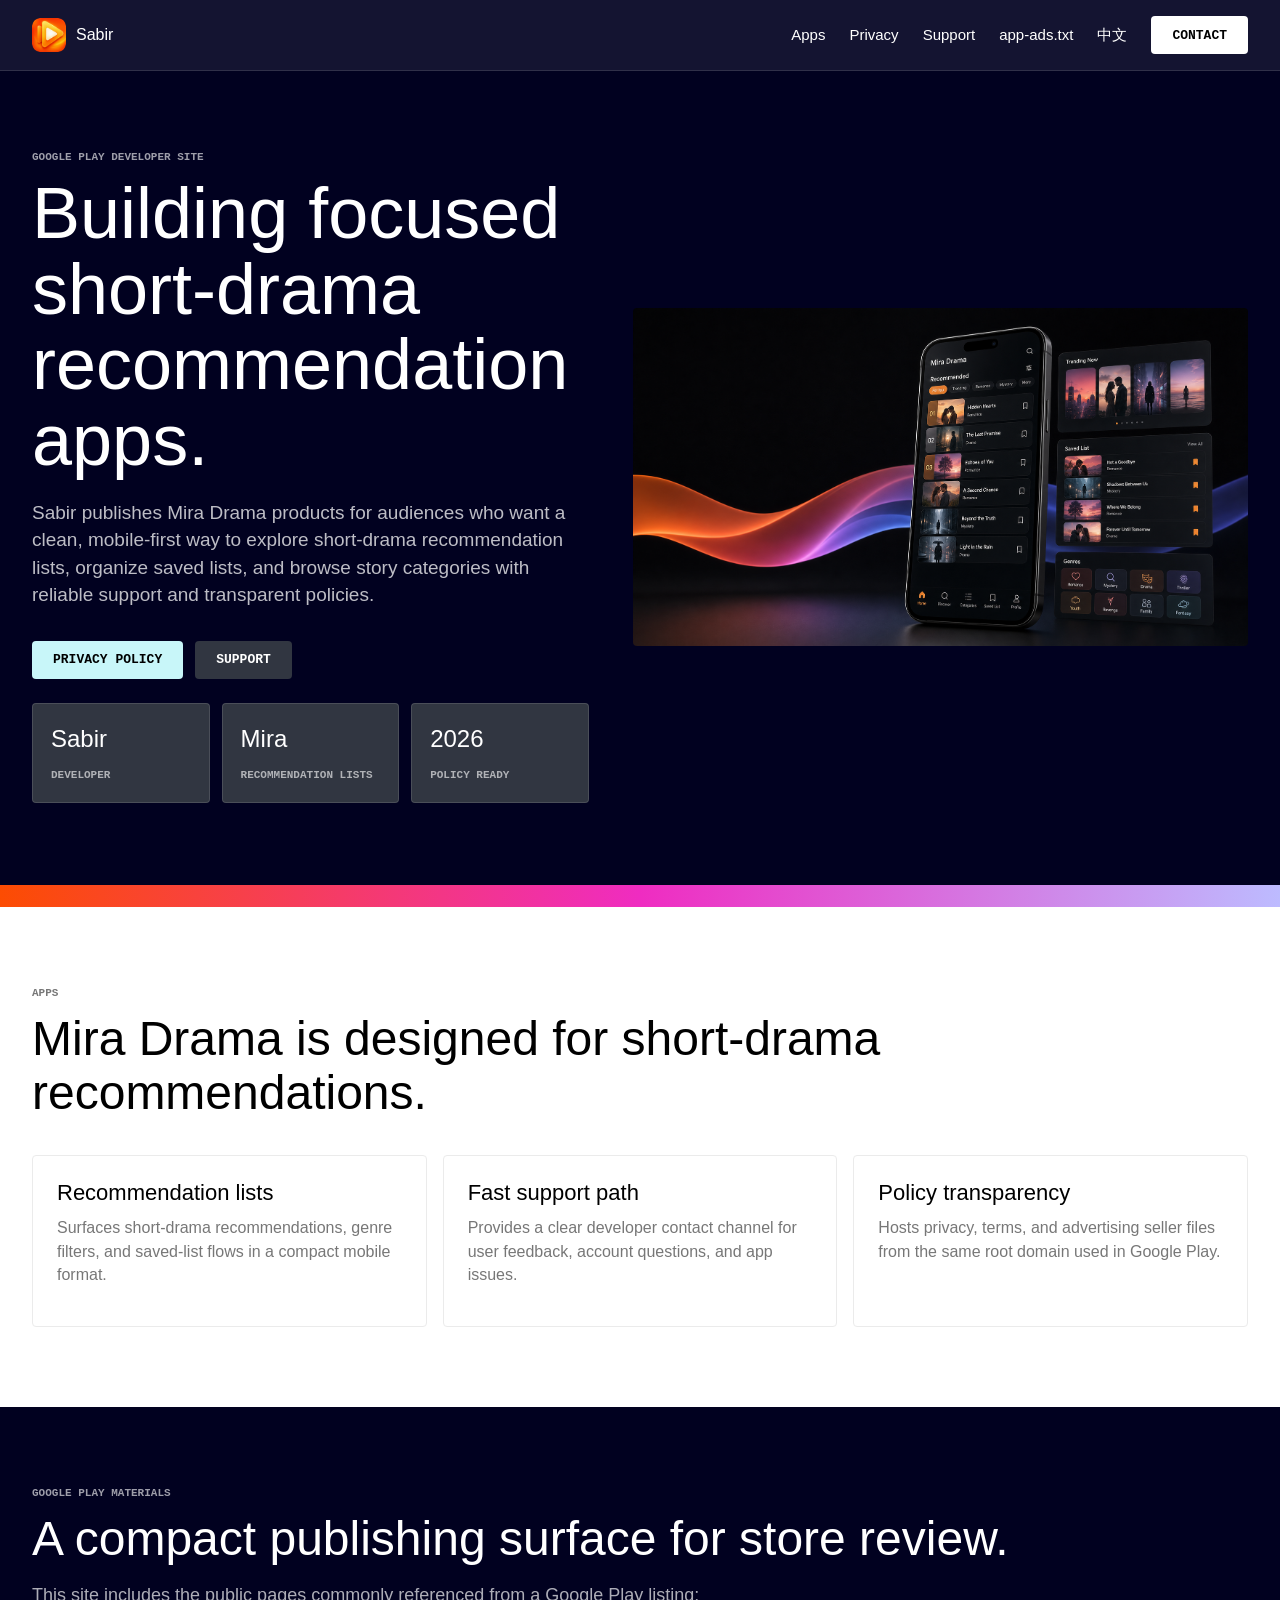
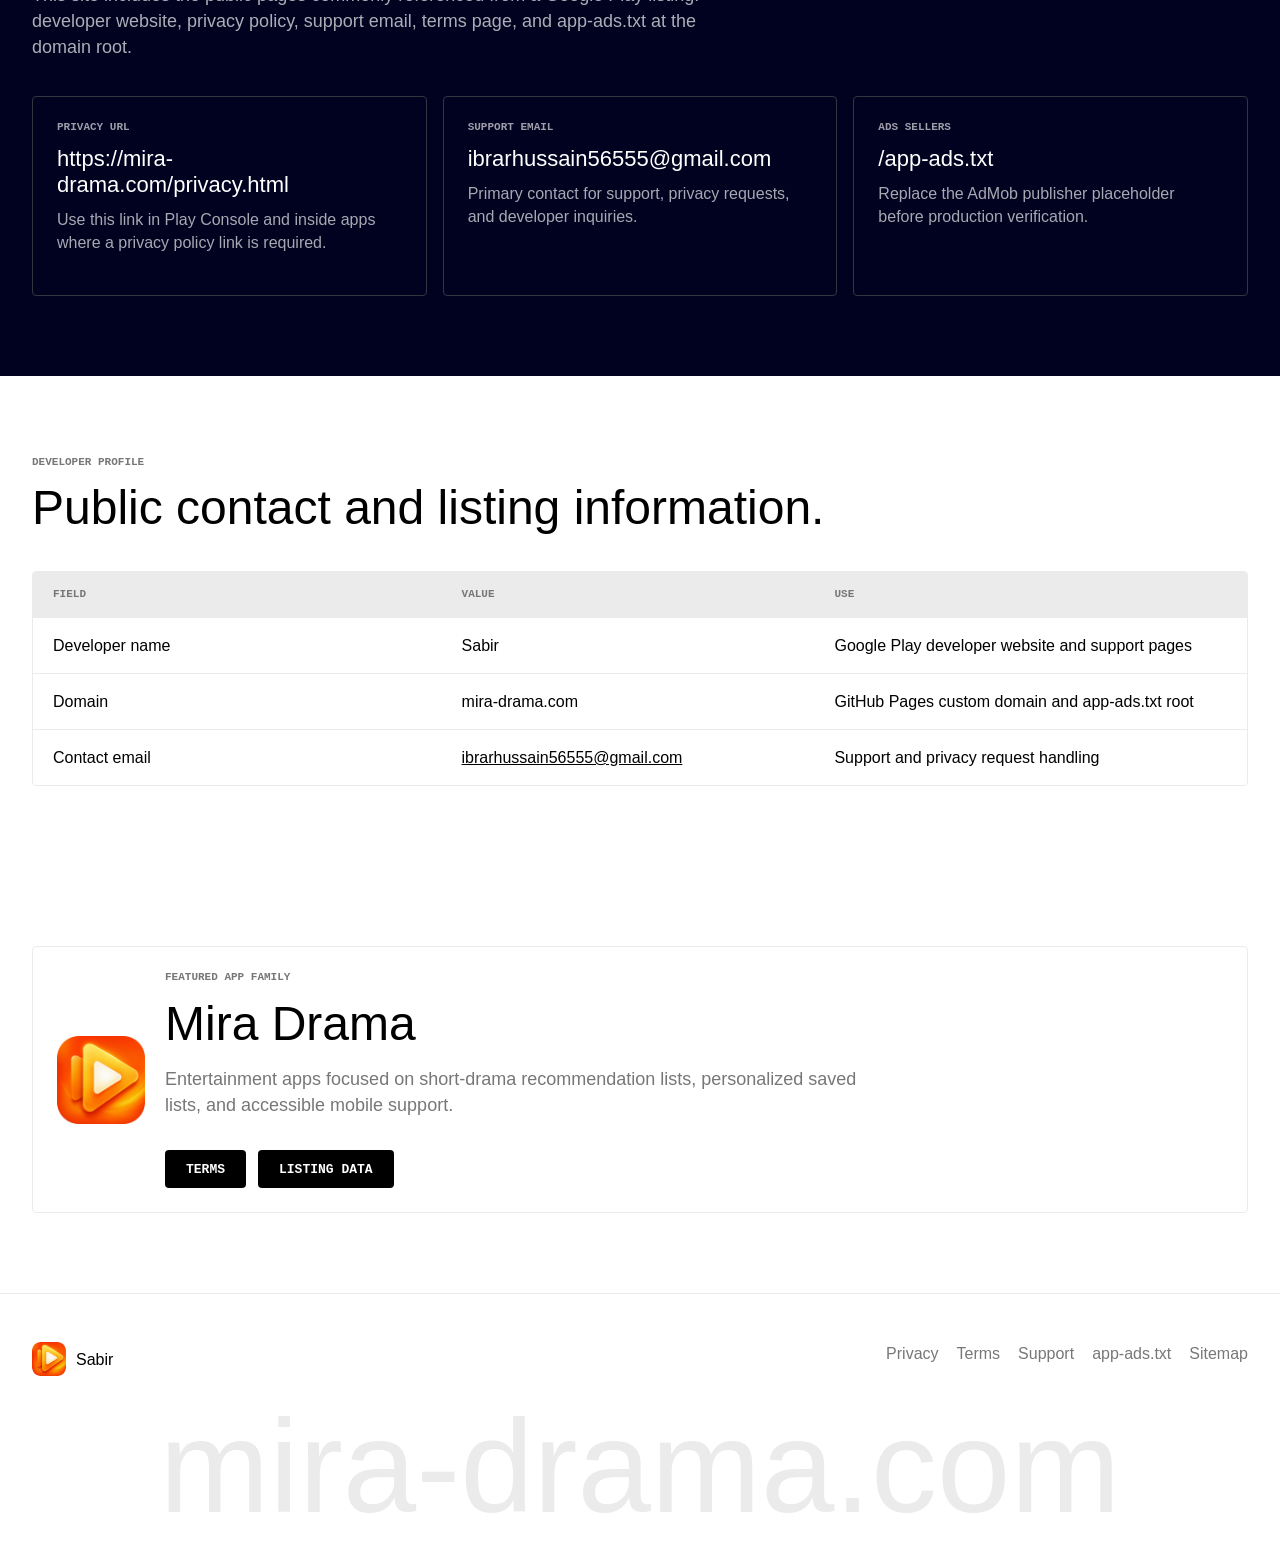
<file: index.html>
<!doctype html>
<html lang="en">
  <head>
    <meta charset="utf-8">
    <meta name="viewport" content="width=device-width, initial-scale=1">
    <meta name="description" content="Official Google Play developer website for Sabir, publisher of Mira Drama short-drama recommendation apps.">
    <meta name="theme-color" content="#010120">
    <meta property="og:title" content="Sabir | Mira Drama Developer Site">
    <meta property="og:description" content="Developer contact, privacy policy, support, and app-ads.txt information for Mira Drama recommendation apps.">
    <meta property="og:type" content="website">
    <meta property="og:url" content="https://mira-drama.com/">
    <meta property="og:image" content="https://mira-drama.com/assets/mira-drama-recommendation-hero.png">
    <title>Sabir | Mira Drama Developer Site</title>
    <link rel="canonical" href="https://mira-drama.com/">
    <link rel="icon" href="assets/icon-192.png" type="image/png">
    <link rel="manifest" href="assets/site.webmanifest">
    <link rel="stylesheet" href="styles.css">
  </head>
  <body>
    <header class="site-header" aria-label="Primary navigation">
      <a class="brand" href="index.html" aria-label="Sabir home">
        <img class="brand-icon" src="assets/icon-192.png" alt="" aria-hidden="true">
        <span>Sabir</span>
      </a>
      <nav class="nav-links" aria-label="Site">
        <a href="#apps">Apps</a>
        <a href="privacy.html">Privacy</a>
        <a href="support.html">Support</a>
        <a href="app-ads.txt">app-ads.txt</a>
        <a href="index-zh.html">中文</a>
        <a class="nav-cta" href="mailto:ibrarhussain56555@gmail.com">Contact</a>
      </nav>
    </header>

    <main>
      <section class="hero on-dark" aria-labelledby="hero-title">
        <div class="hero-inner">
          <div>
            <p class="eyebrow">Google Play developer site</p>
            <h1 id="hero-title">Building focused short-drama recommendation apps.</h1>
            <p class="lead">
              Sabir publishes Mira Drama products for audiences who want a clean,
              mobile-first way to explore short-drama recommendation lists,
              organize saved lists, and browse story categories with reliable
              support and transparent policies.
            </p>
            <div class="hero-actions">
              <a class="button mint" href="privacy.html">Privacy policy</a>
              <a class="button ghost" href="support.html">Support</a>
            </div>
            <div class="hero-meta" aria-label="Developer facts">
              <div>
                <strong>Sabir</strong>
                <span class="meta-label">Developer</span>
              </div>
              <div>
                <strong>Mira</strong>
                <span class="meta-label">Recommendation lists</span>
              </div>
              <div>
                <strong>2026</strong>
                <span class="meta-label">Policy ready</span>
              </div>
            </div>
          </div>
          <div class="hero-visual">
            <img src="assets/mira-drama-recommendation-hero.png" alt="Mira Drama app interface mockup with short-drama recommendation lists">
          </div>
        </div>
      </section>

      <section class="section" id="apps" aria-labelledby="apps-title">
        <div class="section-inner">
          <p class="eyebrow">Apps</p>
          <h2 id="apps-title">Mira Drama is designed for short-drama recommendations.</h2>
          <div class="grid three">
            <article class="card">
              <h3>Recommendation lists</h3>
              <p>Surfaces short-drama recommendations, genre filters, and saved-list flows in a compact mobile format.</p>
            </article>
            <article class="card">
              <h3>Fast support path</h3>
              <p>Provides a clear developer contact channel for user feedback, account questions, and app issues.</p>
            </article>
            <article class="card">
              <h3>Policy transparency</h3>
              <p>Hosts privacy, terms, and advertising seller files from the same root domain used in Google Play.</p>
            </article>
          </div>
        </div>
      </section>

      <section class="section dark on-dark" aria-labelledby="compliance-title">
        <div class="section-inner">
          <p class="eyebrow">Google Play materials</p>
          <h2 id="compliance-title">A compact publishing surface for store review.</h2>
          <p class="section-lead">
            This site includes the public pages commonly referenced from a Google Play
            listing: developer website, privacy policy, support email, terms page, and
            app-ads.txt at the domain root.
          </p>
          <div class="grid three">
            <article class="dark-card">
              <p class="meta-label">Privacy URL</p>
              <h3>https://mira-drama.com/privacy.html</h3>
              <p>Use this link in Play Console and inside apps where a privacy policy link is required.</p>
            </article>
            <article class="dark-card">
              <p class="meta-label">Support email</p>
              <h3>ibrarhussain56555@gmail.com</h3>
              <p>Primary contact for support, privacy requests, and developer inquiries.</p>
            </article>
            <article class="dark-card">
              <p class="meta-label">Ads sellers</p>
              <h3>/app-ads.txt</h3>
              <p>Replace the AdMob publisher placeholder before production verification.</p>
            </article>
          </div>
        </div>
      </section>

      <section class="section" aria-labelledby="details-title">
        <div class="section-inner">
          <p class="eyebrow">Developer profile</p>
          <h2 id="details-title">Public contact and listing information.</h2>
          <div class="data-table" role="table" aria-label="Developer information">
            <div class="table-row table-head" role="row">
              <p role="columnheader">Field</p>
              <p role="columnheader">Value</p>
              <p role="columnheader">Use</p>
            </div>
            <div class="table-row" role="row">
              <p role="cell">Developer name</p>
              <p role="cell">Sabir</p>
              <p role="cell">Google Play developer website and support pages</p>
            </div>
            <div class="table-row" role="row">
              <p role="cell">Domain</p>
              <p role="cell">mira-drama.com</p>
              <p role="cell">GitHub Pages custom domain and app-ads.txt root</p>
            </div>
            <div class="table-row" role="row">
              <p role="cell">Contact email</p>
              <p role="cell"><a href="mailto:ibrarhussain56555@gmail.com">ibrarhussain56555@gmail.com</a></p>
              <p role="cell">Support and privacy request handling</p>
            </div>
          </div>
        </div>
      </section>

      <section class="section" aria-labelledby="app-title">
        <div class="section-inner">
          <article class="card app-list">
            <div class="app-icon" aria-hidden="true"><img src="assets/icon-192.png" alt=""></div>
            <div>
              <p class="eyebrow">Featured app family</p>
              <h2 id="app-title">Mira Drama</h2>
              <p class="section-lead">
                Entertainment apps focused on short-drama recommendation lists,
                personalized saved lists, and accessible mobile support.
              </p>
              <div class="page-actions">
                <a class="button dark" href="terms.html">Terms</a>
                <a class="button dark" href="google-play-listing.md">Listing data</a>
              </div>
            </div>
          </article>
        </div>
      </section>
    </main>

    <footer class="site-footer">
      <div class="footer-inner">
        <a class="brand" href="index.html" aria-label="Sabir home">
          <img class="brand-icon" src="assets/icon-192.png" alt="" aria-hidden="true">
          <span>Sabir</span>
        </a>
        <div class="footer-links">
          <a href="privacy.html">Privacy</a>
          <a href="terms.html">Terms</a>
          <a href="support.html">Support</a>
          <a href="app-ads.txt">app-ads.txt</a>
          <a href="sitemap.xml">Sitemap</a>
        </div>
      </div>
      <div class="wordmark" aria-hidden="true">mira-drama.com</div>
    </footer>
  </body>
</html>
</file>
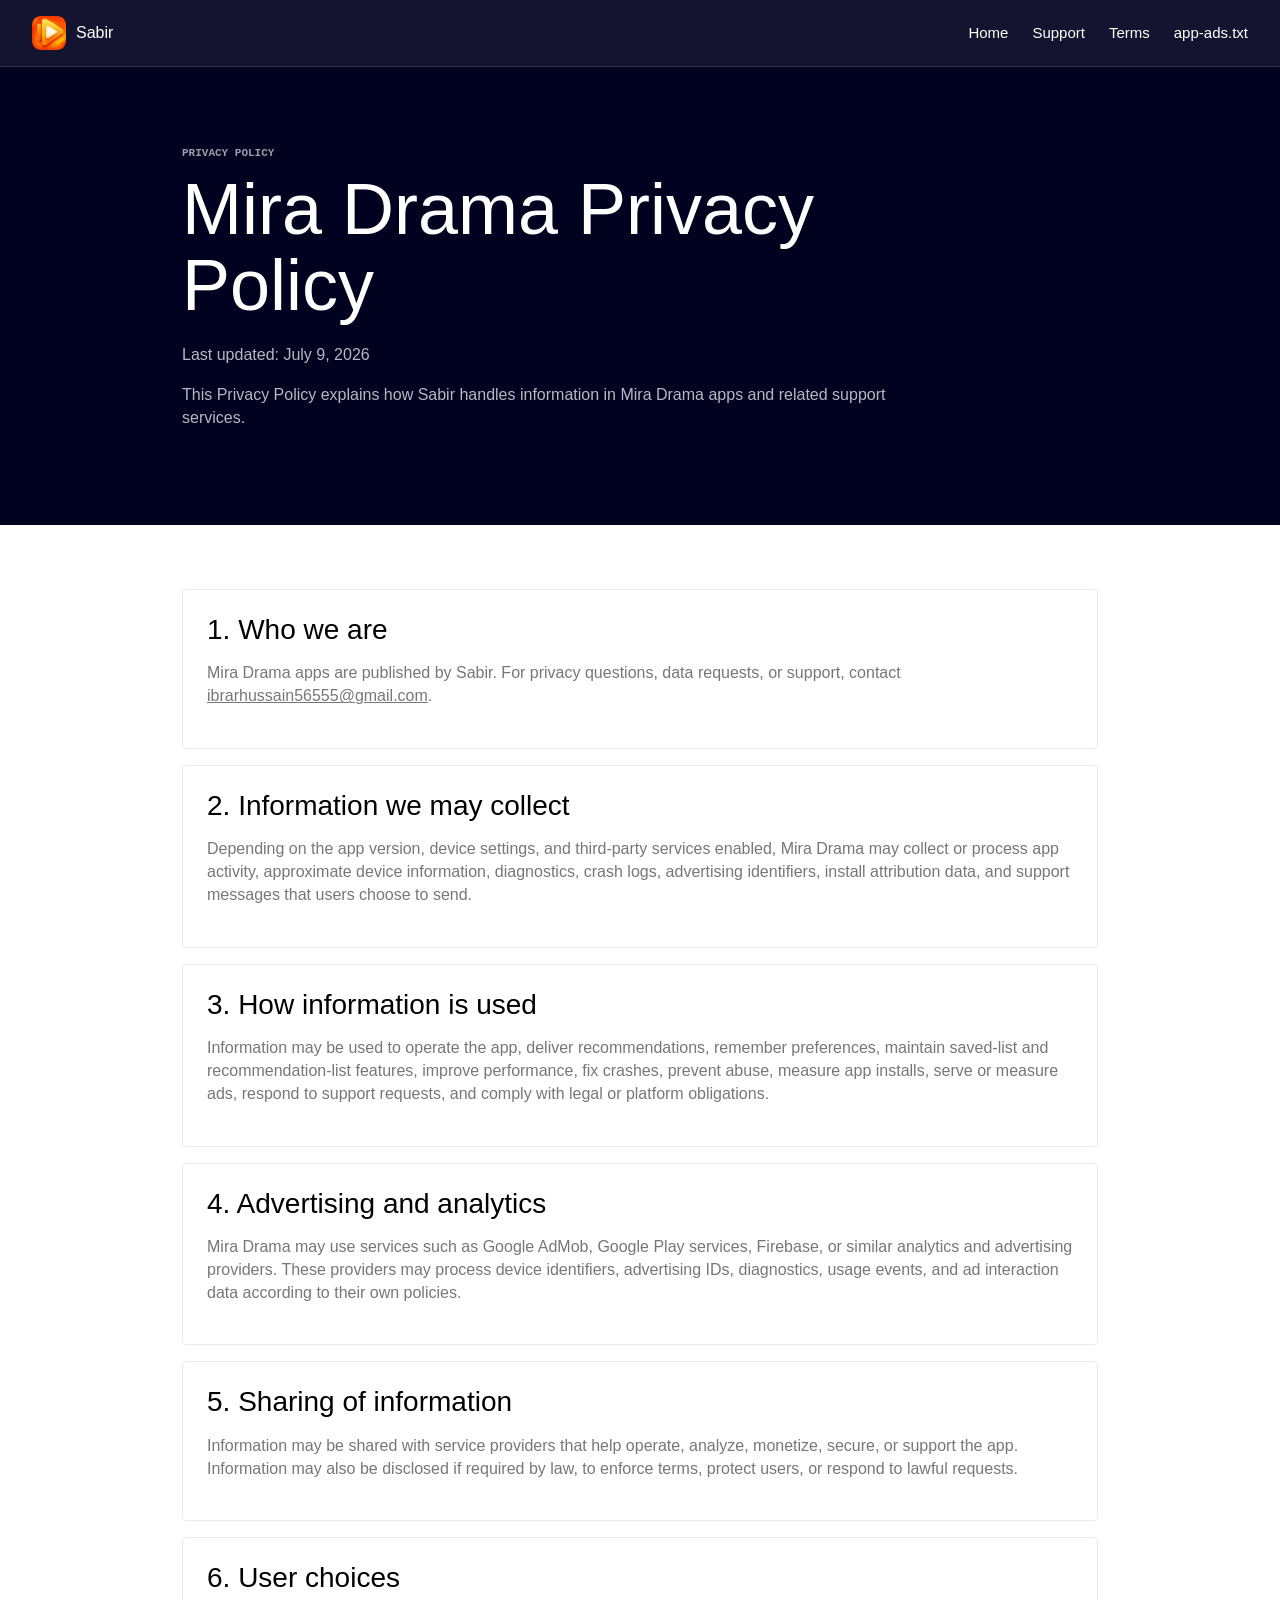
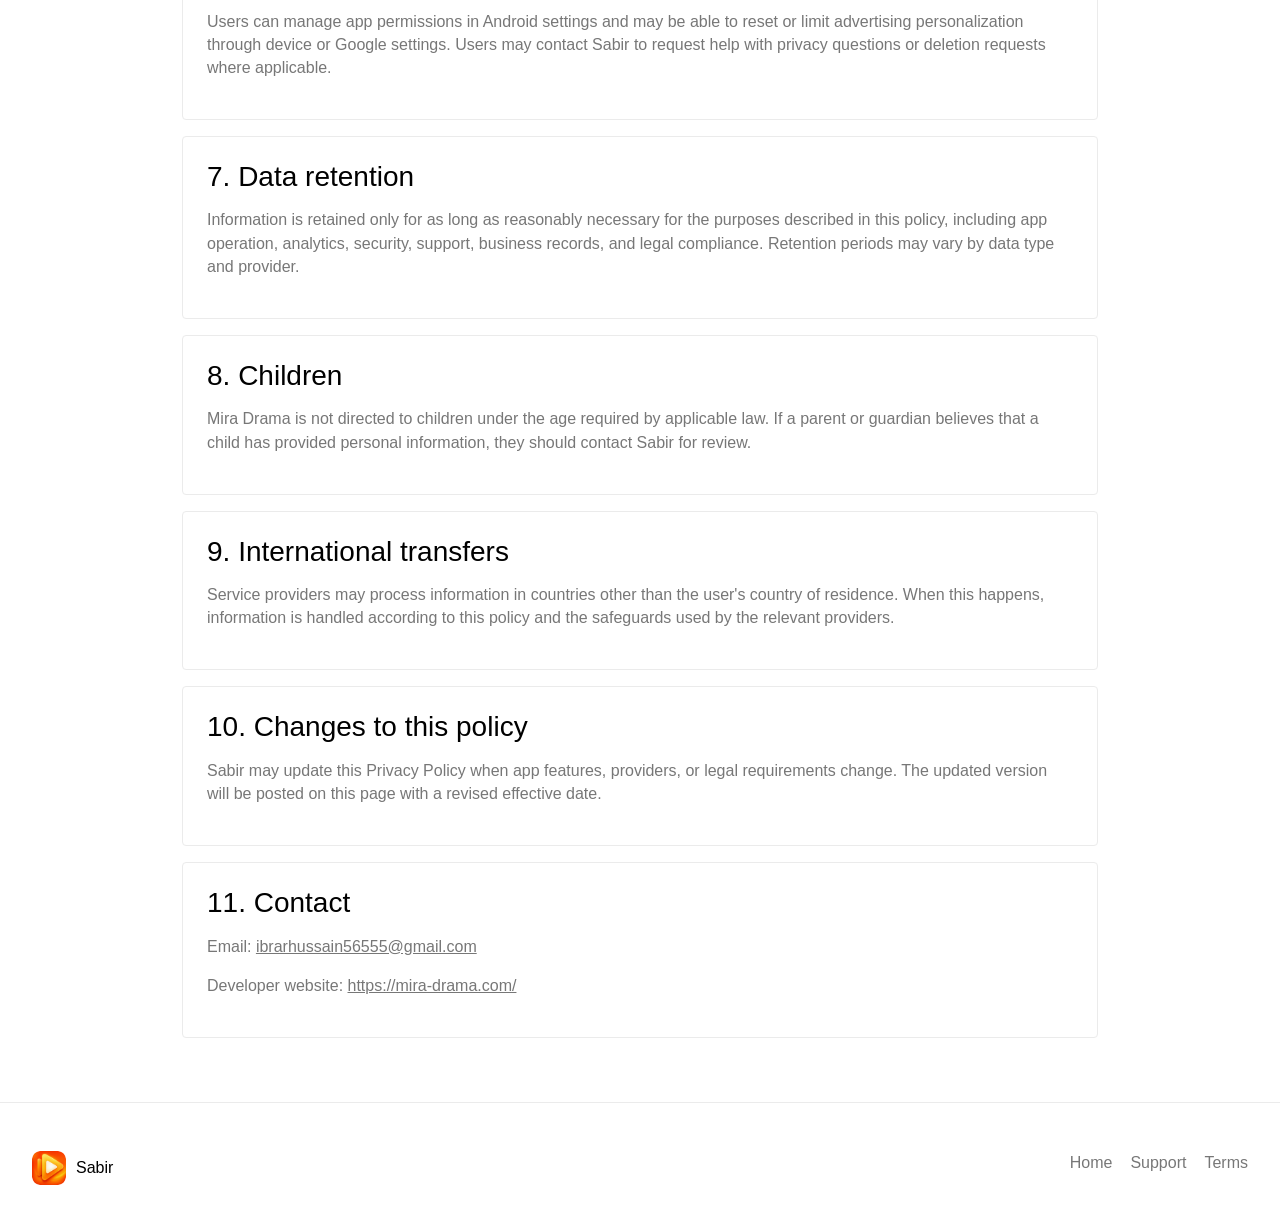
<file: privacypolicy/index.html>
<!doctype html>
<html lang="en">
  <head>
    <meta charset="utf-8">
    <meta name="viewport" content="width=device-width, initial-scale=1">
    <meta http-equiv="refresh" content="0; url=../privacy.html">
    <title>Privacy Policy | Mira Drama</title>
    <link rel="canonical" href="https://mira-drama.com/privacy.html">
  </head>
  <body>
    <p><a href="../privacy.html">Mira Drama Privacy Policy</a></p>
  </body>
</html>
</file>
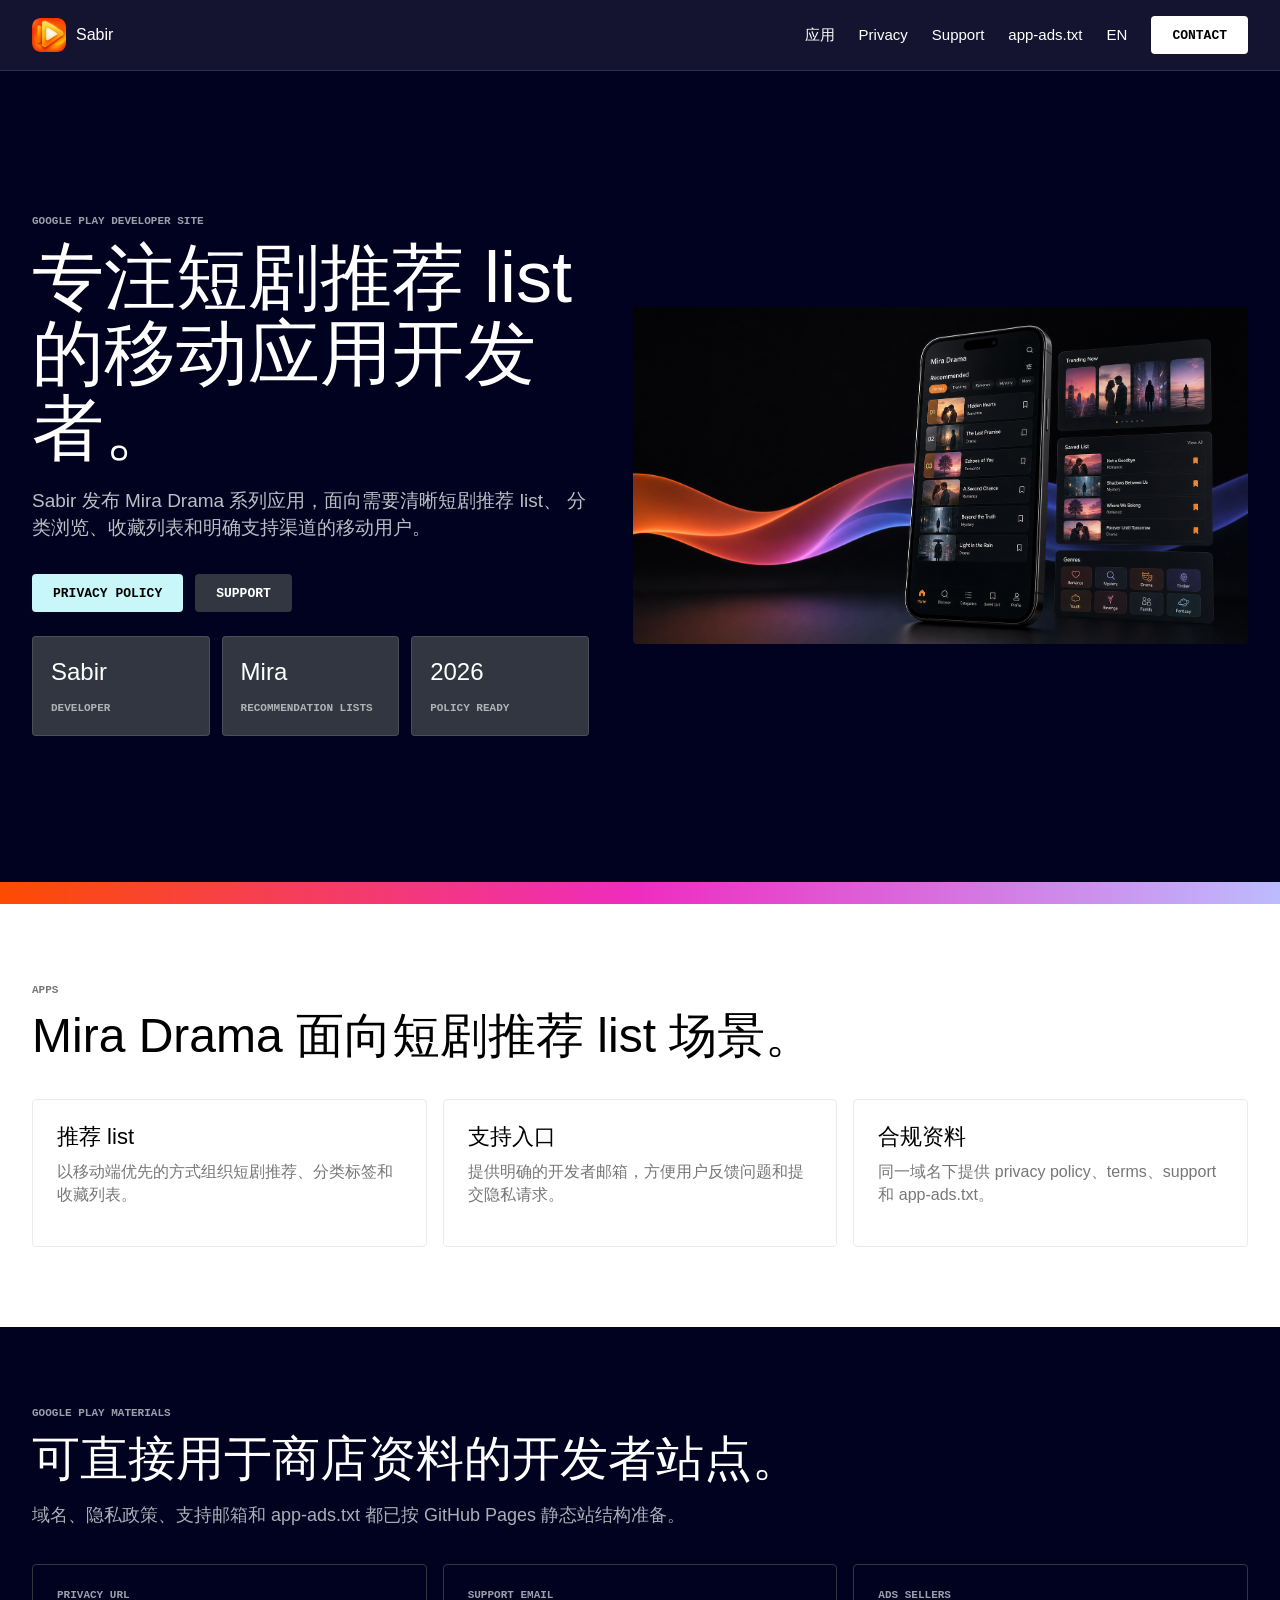
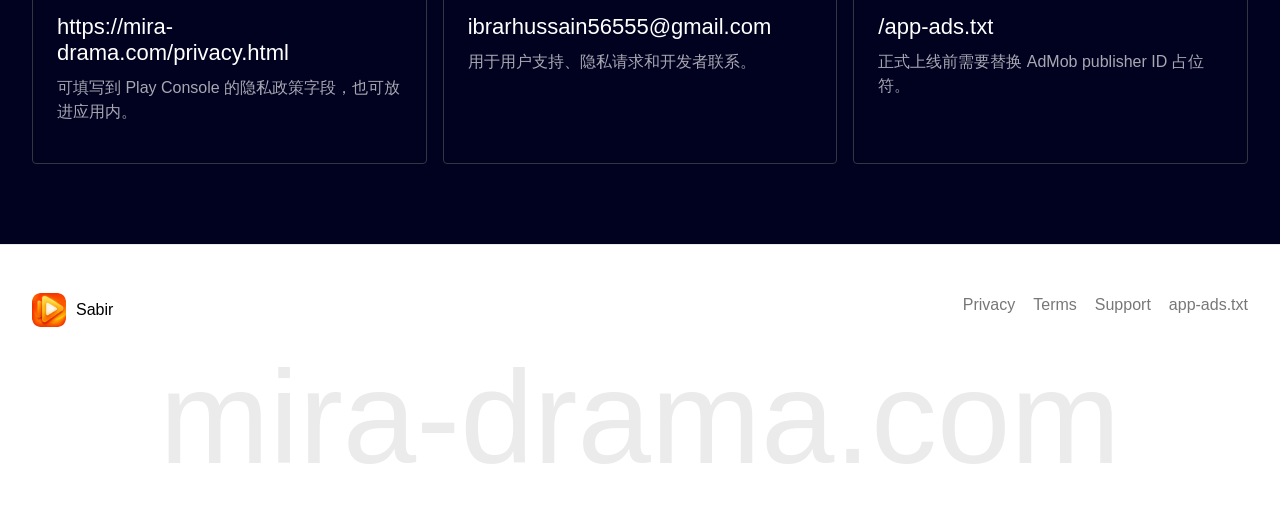
<file: index-zh.html>
<!doctype html>
<html lang="zh-CN">
  <head>
    <meta charset="utf-8">
    <meta name="viewport" content="width=device-width, initial-scale=1">
    <meta name="description" content="Sabir 的 Google Play 开发者网站，包含 Mira Drama 短剧推荐 list 应用的隐私政策、支持邮箱和 app-ads.txt。">
    <meta name="theme-color" content="#010120">
    <title>Sabir | Mira Drama 开发者网站</title>
    <link rel="canonical" href="https://mira-drama.com/index-zh.html">
    <link rel="icon" href="assets/icon-192.png" type="image/png">
    <link rel="manifest" href="assets/site.webmanifest">
    <link rel="stylesheet" href="styles.css">
  </head>
  <body>
    <header class="site-header" aria-label="主导航">
      <a class="brand" href="index-zh.html" aria-label="Sabir 首页">
        <img class="brand-icon" src="assets/icon-192.png" alt="" aria-hidden="true">
        <span>Sabir</span>
      </a>
      <nav class="nav-links" aria-label="站点">
        <a href="#apps">应用</a>
        <a href="privacy.html">Privacy</a>
        <a href="support.html">Support</a>
        <a href="app-ads.txt">app-ads.txt</a>
        <a href="index.html">EN</a>
        <a class="nav-cta" href="mailto:ibrarhussain56555@gmail.com">Contact</a>
      </nav>
    </header>

    <main>
      <section class="hero on-dark" aria-labelledby="hero-title">
        <div class="hero-inner">
          <div>
            <p class="eyebrow">Google Play developer site</p>
            <h1 id="hero-title">专注短剧推荐 list 的移动应用开发者。</h1>
            <p class="lead">
              Sabir 发布 Mira Drama 系列应用，面向需要清晰短剧推荐 list、
              分类浏览、收藏列表和明确支持渠道的移动用户。
            </p>
            <div class="hero-actions">
              <a class="button mint" href="privacy.html">Privacy policy</a>
              <a class="button ghost" href="support.html">Support</a>
            </div>
            <div class="hero-meta" aria-label="开发者信息">
              <div>
                <strong>Sabir</strong>
                <span class="meta-label">Developer</span>
              </div>
              <div>
                <strong>Mira</strong>
                <span class="meta-label">Recommendation lists</span>
              </div>
              <div>
                <strong>2026</strong>
                <span class="meta-label">Policy ready</span>
              </div>
            </div>
          </div>
          <div class="hero-visual">
            <img src="assets/mira-drama-recommendation-hero.png" alt="Mira Drama 短剧推荐 list 应用界面展示图">
          </div>
        </div>
      </section>

      <section class="section" id="apps" aria-labelledby="apps-title">
        <div class="section-inner">
          <p class="eyebrow">Apps</p>
          <h2 id="apps-title">Mira Drama 面向短剧推荐 list 场景。</h2>
          <div class="grid three">
            <article class="card">
              <h3>推荐 list</h3>
              <p>以移动端优先的方式组织短剧推荐、分类标签和收藏列表。</p>
            </article>
            <article class="card">
              <h3>支持入口</h3>
              <p>提供明确的开发者邮箱，方便用户反馈问题和提交隐私请求。</p>
            </article>
            <article class="card">
              <h3>合规资料</h3>
              <p>同一域名下提供 privacy policy、terms、support 和 app-ads.txt。</p>
            </article>
          </div>
        </div>
      </section>

      <section class="section dark on-dark" aria-labelledby="compliance-title">
        <div class="section-inner">
          <p class="eyebrow">Google Play materials</p>
          <h2 id="compliance-title">可直接用于商店资料的开发者站点。</h2>
          <p class="section-lead">
            域名、隐私政策、支持邮箱和 app-ads.txt 都已按 GitHub Pages 静态站结构准备。
          </p>
          <div class="grid three">
            <article class="dark-card">
              <p class="meta-label">Privacy URL</p>
              <h3>https://mira-drama.com/privacy.html</h3>
              <p>可填写到 Play Console 的隐私政策字段，也可放进应用内。</p>
            </article>
            <article class="dark-card">
              <p class="meta-label">Support email</p>
              <h3>ibrarhussain56555@gmail.com</h3>
              <p>用于用户支持、隐私请求和开发者联系。</p>
            </article>
            <article class="dark-card">
              <p class="meta-label">Ads sellers</p>
              <h3>/app-ads.txt</h3>
              <p>正式上线前需要替换 AdMob publisher ID 占位符。</p>
            </article>
          </div>
        </div>
      </section>
    </main>

    <footer class="site-footer">
      <div class="footer-inner">
        <a class="brand" href="index-zh.html" aria-label="Sabir 首页">
          <img class="brand-icon" src="assets/icon-192.png" alt="" aria-hidden="true">
          <span>Sabir</span>
        </a>
        <div class="footer-links">
          <a href="privacy.html">Privacy</a>
          <a href="terms.html">Terms</a>
          <a href="support.html">Support</a>
          <a href="app-ads.txt">app-ads.txt</a>
        </div>
      </div>
      <div class="wordmark" aria-hidden="true">mira-drama.com</div>
    </footer>
  </body>
</html>
</file>
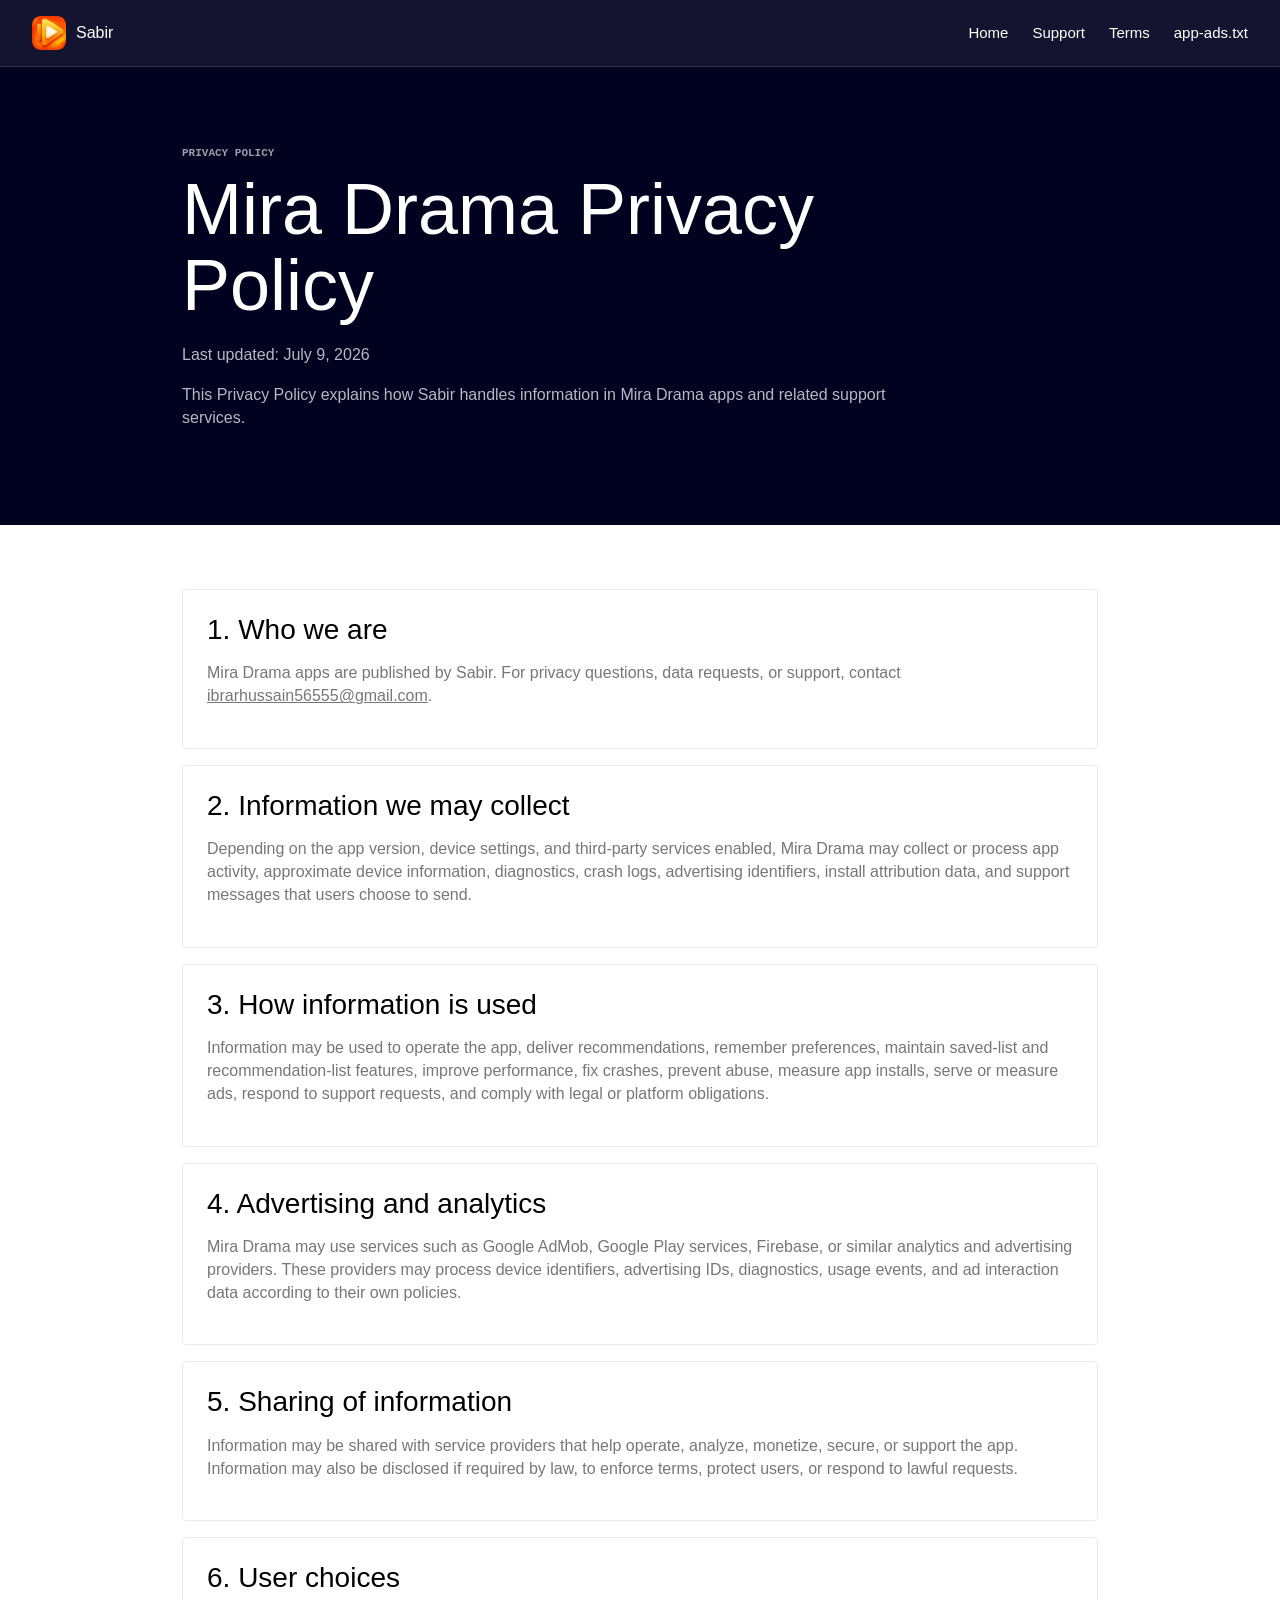
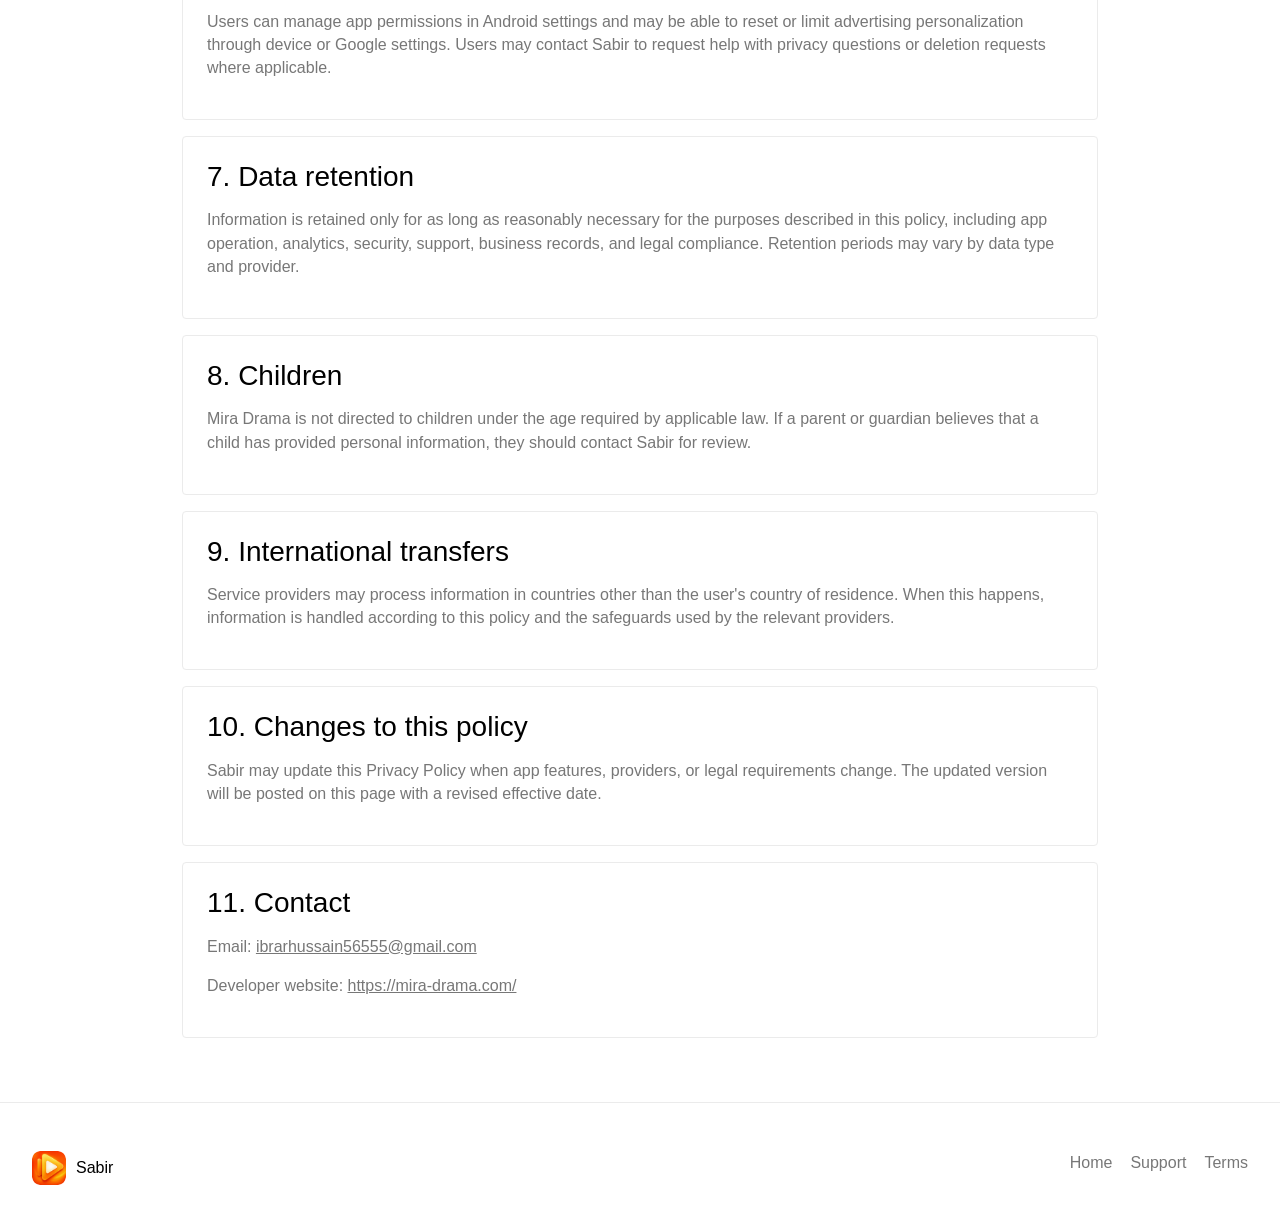
<file: privacy.html>
<!doctype html>
<html lang="en">
  <head>
    <meta charset="utf-8">
    <meta name="viewport" content="width=device-width, initial-scale=1">
    <meta name="description" content="Privacy Policy for Mira Drama apps published by Sabir.">
    <meta name="theme-color" content="#010120">
    <title>Privacy Policy | Mira Drama</title>
    <link rel="canonical" href="https://mira-drama.com/privacy.html">
    <link rel="icon" href="assets/icon-192.png" type="image/png">
    <link rel="stylesheet" href="styles.css">
  </head>
  <body>
    <header class="site-header" aria-label="Primary navigation">
      <a class="brand" href="index.html" aria-label="Sabir home">
        <img class="brand-icon" src="assets/icon-192.png" alt="" aria-hidden="true">
        <span>Sabir</span>
      </a>
      <nav class="nav-links" aria-label="Site">
        <a href="index.html">Home</a>
        <a href="support.html">Support</a>
        <a href="terms.html">Terms</a>
        <a href="app-ads.txt">app-ads.txt</a>
      </nav>
    </header>

    <main>
      <section class="legal-hero on-dark" aria-labelledby="privacy-title">
        <div class="section-inner">
          <p class="eyebrow">Privacy Policy</p>
          <h1 id="privacy-title">Mira Drama Privacy Policy</h1>
          <p>Last updated: July 9, 2026</p>
          <p>
            This Privacy Policy explains how Sabir handles information in
            Mira Drama apps and related support services.
          </p>
        </div>
      </section>

      <article class="legal-content">
        <section>
          <h2>1. Who we are</h2>
          <p>
            Mira Drama apps are published by Sabir. For privacy questions,
            data requests, or support, contact
            <a href="mailto:ibrarhussain56555@gmail.com">ibrarhussain56555@gmail.com</a>.
          </p>
        </section>

        <section>
          <h2>2. Information we may collect</h2>
          <p>
            Depending on the app version, device settings, and third-party
            services enabled, Mira Drama may collect or process app activity,
            approximate device information, diagnostics, crash logs,
            advertising identifiers, install attribution data, and support
            messages that users choose to send.
          </p>
        </section>

        <section>
          <h2>3. How information is used</h2>
          <p>
            Information may be used to operate the app, deliver recommendations,
            remember preferences, maintain saved-list and recommendation-list
            features, improve performance, fix crashes, prevent abuse, measure
            app installs, serve or measure ads, respond to support requests,
            and comply with legal or platform obligations.
          </p>
        </section>

        <section>
          <h2>4. Advertising and analytics</h2>
          <p>
            Mira Drama may use services such as Google AdMob, Google Play
            services, Firebase, or similar analytics and advertising providers.
            These providers may process device identifiers, advertising IDs,
            diagnostics, usage events, and ad interaction data according to
            their own policies.
          </p>
        </section>

        <section>
          <h2>5. Sharing of information</h2>
          <p>
            Information may be shared with service providers that help operate,
            analyze, monetize, secure, or support the app. Information may also
            be disclosed if required by law, to enforce terms, protect users, or
            respond to lawful requests.
          </p>
        </section>

        <section>
          <h2>6. User choices</h2>
          <p>
            Users can manage app permissions in Android settings and may be able
            to reset or limit advertising personalization through device or
            Google settings. Users may contact Sabir to request help with
            privacy questions or deletion requests where applicable.
          </p>
        </section>

        <section>
          <h2>7. Data retention</h2>
          <p>
            Information is retained only for as long as reasonably necessary for
            the purposes described in this policy, including app operation,
            analytics, security, support, business records, and legal
            compliance. Retention periods may vary by data type and provider.
          </p>
        </section>

        <section>
          <h2>8. Children</h2>
          <p>
            Mira Drama is not directed to children under the age required by
            applicable law. If a parent or guardian believes that a child has
            provided personal information, they should contact Sabir for review.
          </p>
        </section>

        <section>
          <h2>9. International transfers</h2>
          <p>
            Service providers may process information in countries other than
            the user's country of residence. When this happens, information is
            handled according to this policy and the safeguards used by the
            relevant providers.
          </p>
        </section>

        <section>
          <h2>10. Changes to this policy</h2>
          <p>
            Sabir may update this Privacy Policy when app features, providers,
            or legal requirements change. The updated version will be posted on
            this page with a revised effective date.
          </p>
        </section>

        <section>
          <h2>11. Contact</h2>
          <p>
            Email:
            <a href="mailto:ibrarhussain56555@gmail.com">ibrarhussain56555@gmail.com</a>
          </p>
          <p>
            Developer website:
            <a href="https://mira-drama.com/">https://mira-drama.com/</a>
          </p>
        </section>
      </article>
    </main>

    <footer class="site-footer">
      <div class="footer-inner">
        <a class="brand" href="index.html" aria-label="Sabir home">
          <img class="brand-icon" src="assets/icon-192.png" alt="" aria-hidden="true">
          <span>Sabir</span>
        </a>
        <div class="footer-links">
          <a href="index.html">Home</a>
          <a href="support.html">Support</a>
          <a href="terms.html">Terms</a>
        </div>
      </div>
    </footer>
  </body>
</html>
</file>
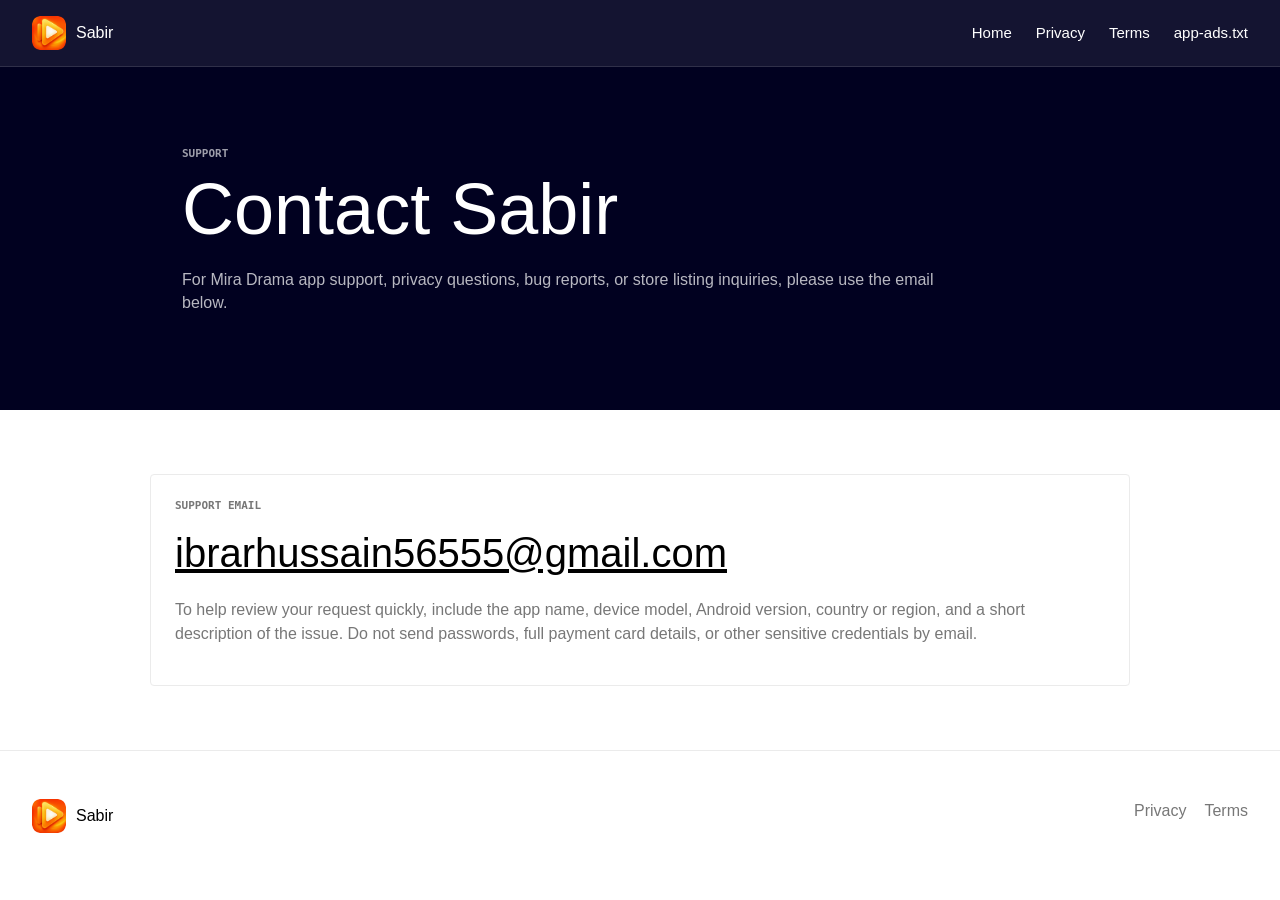
<file: support.html>
<!doctype html>
<html lang="en">
  <head>
    <meta charset="utf-8">
    <meta name="viewport" content="width=device-width, initial-scale=1">
    <meta name="description" content="Support and contact information for Mira Drama apps published by Sabir.">
    <meta name="theme-color" content="#010120">
    <title>Support | Mira Drama</title>
    <link rel="canonical" href="https://mira-drama.com/support.html">
    <link rel="icon" href="assets/icon-192.png" type="image/png">
    <link rel="stylesheet" href="styles.css">
  </head>
  <body>
    <header class="site-header" aria-label="Primary navigation">
      <a class="brand" href="index.html" aria-label="Sabir home">
        <img class="brand-icon" src="assets/icon-192.png" alt="" aria-hidden="true">
        <span>Sabir</span>
      </a>
      <nav class="nav-links" aria-label="Site">
        <a href="index.html">Home</a>
        <a href="privacy.html">Privacy</a>
        <a href="terms.html">Terms</a>
        <a href="app-ads.txt">app-ads.txt</a>
      </nav>
    </header>

    <main>
      <section class="legal-hero on-dark" aria-labelledby="support-title">
        <div class="section-inner">
          <p class="eyebrow">Support</p>
          <h1 id="support-title">Contact Sabir</h1>
          <p>
            For Mira Drama app support, privacy questions, bug reports, or store
            listing inquiries, please use the email below.
          </p>
        </div>
      </section>

      <section class="support-panel" aria-label="Support details">
        <p class="eyebrow">Support email</p>
        <p><a class="contact-link" href="mailto:ibrarhussain56555@gmail.com">ibrarhussain56555@gmail.com</a></p>
        <p>
          To help review your request quickly, include the app name, device
          model, Android version, country or region, and a short description of
          the issue. Do not send passwords, full payment card details, or other
          sensitive credentials by email.
        </p>
      </section>
    </main>

    <footer class="site-footer">
      <div class="footer-inner">
        <a class="brand" href="index.html" aria-label="Sabir home">
          <img class="brand-icon" src="assets/icon-192.png" alt="" aria-hidden="true">
          <span>Sabir</span>
        </a>
        <div class="footer-links">
          <a href="privacy.html">Privacy</a>
          <a href="terms.html">Terms</a>
        </div>
      </div>
    </footer>
  </body>
</html>
</file>
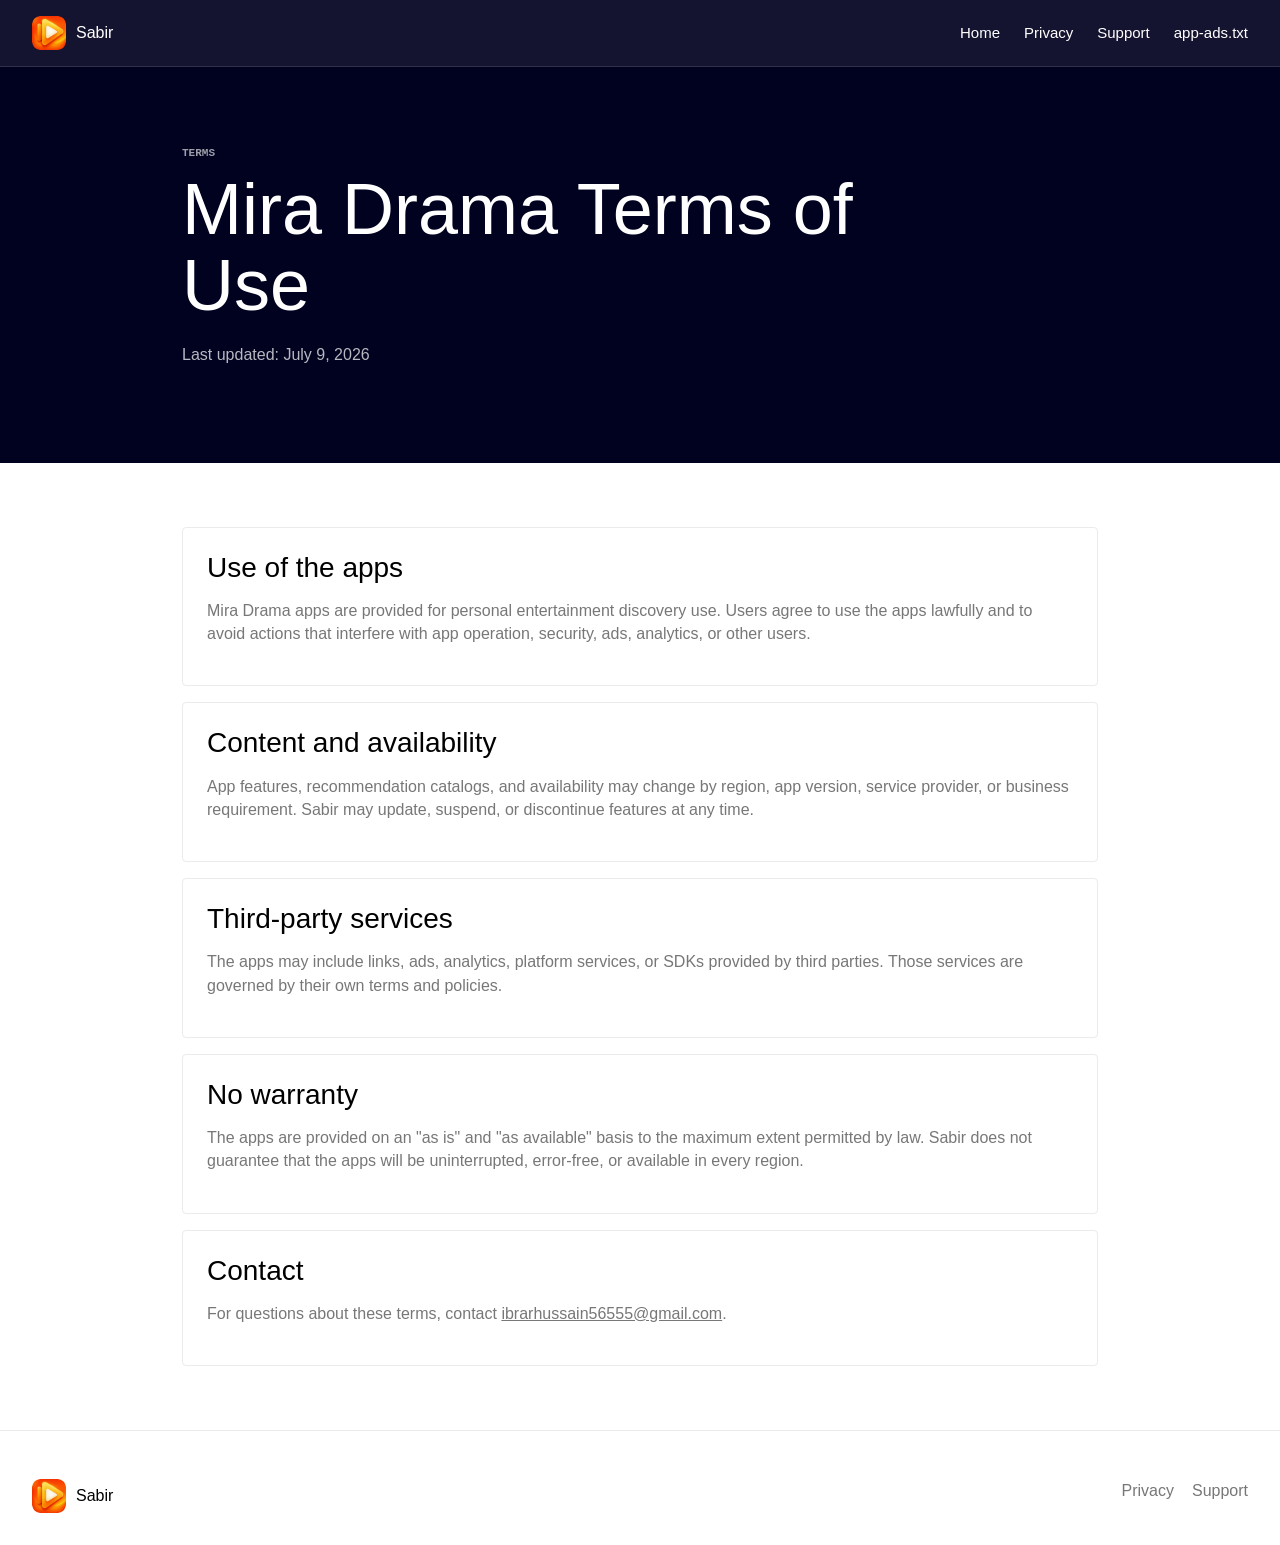
<file: terms.html>
<!doctype html>
<html lang="en">
  <head>
    <meta charset="utf-8">
    <meta name="viewport" content="width=device-width, initial-scale=1">
    <meta name="description" content="Terms of use for Mira Drama apps published by Sabir.">
    <meta name="theme-color" content="#010120">
    <title>Terms of Use | Mira Drama</title>
    <link rel="canonical" href="https://mira-drama.com/terms.html">
    <link rel="icon" href="assets/icon-192.png" type="image/png">
    <link rel="stylesheet" href="styles.css">
  </head>
  <body>
    <header class="site-header" aria-label="Primary navigation">
      <a class="brand" href="index.html" aria-label="Sabir home">
        <img class="brand-icon" src="assets/icon-192.png" alt="" aria-hidden="true">
        <span>Sabir</span>
      </a>
      <nav class="nav-links" aria-label="Site">
        <a href="index.html">Home</a>
        <a href="privacy.html">Privacy</a>
        <a href="support.html">Support</a>
        <a href="app-ads.txt">app-ads.txt</a>
      </nav>
    </header>

    <main>
      <section class="legal-hero on-dark" aria-labelledby="terms-title">
        <div class="section-inner">
          <p class="eyebrow">Terms</p>
          <h1 id="terms-title">Mira Drama Terms of Use</h1>
          <p>Last updated: July 9, 2026</p>
        </div>
      </section>

      <article class="legal-content">
        <section>
          <h2>Use of the apps</h2>
          <p>
            Mira Drama apps are provided for personal entertainment discovery use. Users
            agree to use the apps lawfully and to avoid actions that interfere
            with app operation, security, ads, analytics, or other users.
          </p>
        </section>
        <section>
          <h2>Content and availability</h2>
          <p>
            App features, recommendation catalogs, and availability may change by
            region, app version, service provider, or business requirement.
            Sabir may update, suspend, or discontinue features at any time.
          </p>
        </section>
        <section>
          <h2>Third-party services</h2>
          <p>
            The apps may include links, ads, analytics, platform services, or SDKs
            provided by third parties. Those services are governed by their own
            terms and policies.
          </p>
        </section>
        <section>
          <h2>No warranty</h2>
          <p>
            The apps are provided on an "as is" and "as available" basis to the
            maximum extent permitted by law. Sabir does not guarantee that the
            apps will be uninterrupted, error-free, or available in every region.
          </p>
        </section>
        <section>
          <h2>Contact</h2>
          <p>
            For questions about these terms, contact
            <a href="mailto:ibrarhussain56555@gmail.com">ibrarhussain56555@gmail.com</a>.
          </p>
        </section>
      </article>
    </main>

    <footer class="site-footer">
      <div class="footer-inner">
        <a class="brand" href="index.html" aria-label="Sabir home">
          <img class="brand-icon" src="assets/icon-192.png" alt="" aria-hidden="true">
          <span>Sabir</span>
        </a>
        <div class="footer-links">
          <a href="privacy.html">Privacy</a>
          <a href="support.html">Support</a>
        </div>
      </div>
    </footer>
  </body>
</html>
</file>
<file: styles.css>
:root {
  --ink: #000000;
  --canvas: #ffffff;
  --canvas-dark: #010120;
  --surface-dark: #313641;
  --hairline: #ebebeb;
  --muted: #777777;
  --on-dark: #ffffff;
  --orange: #fc4c02;
  --magenta: #ef2cc1;
  --periwinkle: #bdbbff;
  --mint: #c8f6f9;
  --max: 1280px;
}

* {
  box-sizing: border-box;
}

html {
  scroll-behavior: smooth;
}

body {
  margin: 0;
  color: var(--ink);
  background: var(--canvas);
  font-family: Inter, "Helvetica Neue", Arial, sans-serif;
  font-size: 16px;
  line-height: 1.45;
  letter-spacing: 0;
}

img,
svg {
  display: block;
  max-width: 100%;
}

a {
  color: inherit;
}

.site-header {
  position: sticky;
  top: 0;
  z-index: 10;
  display: flex;
  align-items: center;
  justify-content: space-between;
  gap: 24px;
  padding: 16px 32px;
  color: var(--on-dark);
  background: rgba(1, 1, 32, 0.92);
  border-bottom: 1px solid rgba(255, 255, 255, 0.12);
  backdrop-filter: blur(16px);
}

.brand {
  display: inline-flex;
  align-items: center;
  gap: 10px;
  text-decoration: none;
  font-weight: 500;
}

.brand-icon {
  display: block;
  width: 34px;
  height: 34px;
  border-radius: 8px;
  object-fit: cover;
}

.nav-links {
  display: flex;
  align-items: center;
  gap: 24px;
  font-size: 15px;
}

.nav-links a,
.footer-links a {
  text-decoration: none;
}

.nav-links a:hover,
.footer-links a:hover {
  text-decoration: underline;
}

.nav-cta,
.button {
  display: inline-flex;
  align-items: center;
  justify-content: center;
  min-height: 38px;
  padding: 10px 20px;
  border: 1px solid transparent;
  border-radius: 4px;
  font-family: "JetBrains Mono", "SF Mono", Consolas, monospace;
  font-size: 13px;
  font-weight: 600;
  line-height: 1;
  text-transform: uppercase;
  text-decoration: none;
  white-space: nowrap;
}

.nav-cta,
.button.primary {
  color: var(--ink);
  background: var(--canvas);
}

.button.dark {
  color: var(--on-dark);
  background: var(--ink);
}

.button.mint {
  color: var(--ink);
  background: var(--mint);
}

.button.ghost {
  color: var(--on-dark);
  background: var(--surface-dark);
}

.hero {
  position: relative;
  overflow: hidden;
  color: var(--on-dark);
  background: var(--canvas-dark);
}

.hero::before {
  content: "";
  position: absolute;
  right: 0;
  bottom: 0;
  left: 0;
  height: 22px;
  background: linear-gradient(90deg, var(--orange), var(--magenta), var(--periwinkle));
}

.hero-inner,
.section-inner,
.footer-inner {
  width: min(100%, var(--max));
  margin: 0 auto;
  padding-right: 32px;
  padding-left: 32px;
}

.hero-inner {
  display: grid;
  grid-template-columns: minmax(0, 0.95fr) minmax(360px, 1.05fr);
  align-items: center;
  gap: 44px;
  min-height: calc(100svh - 67px);
  padding-top: 80px;
  padding-bottom: 104px;
}

.eyebrow,
.meta-label,
.table-head,
.small-caps {
  margin: 0 0 12px;
  color: var(--muted);
  font-family: "JetBrains Mono", "SF Mono", Consolas, monospace;
  font-size: 11px;
  font-weight: 600;
  line-height: 1.2;
  text-transform: uppercase;
}

.on-dark .eyebrow,
.on-dark .meta-label {
  color: rgba(255, 255, 255, 0.62);
}

h1,
h2,
h3,
p {
  margin-top: 0;
}

h1 {
  max-width: 720px;
  margin-bottom: 20px;
  font-size: 72px;
  font-weight: 500;
  line-height: 1.05;
  letter-spacing: 0;
}

h2 {
  margin-bottom: 16px;
  font-size: 48px;
  font-weight: 500;
  line-height: 1.12;
  letter-spacing: 0;
}

h3 {
  margin-bottom: 10px;
  font-size: 22px;
  font-weight: 500;
  line-height: 1.18;
  letter-spacing: 0;
}

.lead {
  max-width: 660px;
  color: rgba(255, 255, 255, 0.74);
  font-size: 19px;
}

.section-lead {
  max-width: 720px;
  color: var(--muted);
  font-size: 18px;
}

.hero-actions,
.page-actions {
  display: flex;
  flex-wrap: wrap;
  gap: 12px;
  margin-top: 32px;
}

.hero-visual {
  position: relative;
}

.hero-visual img {
  width: 100%;
  border-radius: 4px;
}

.hero-meta {
  display: grid;
  grid-template-columns: repeat(3, minmax(0, 1fr));
  gap: 12px;
  margin-top: 24px;
}

.hero-meta div {
  padding: 18px;
  background: var(--surface-dark);
  border: 1px solid rgba(255, 255, 255, 0.12);
  border-radius: 4px;
}

.hero-meta strong {
  display: block;
  margin-bottom: 4px;
  font-size: 24px;
  font-weight: 500;
}

.section {
  padding: 80px 0;
}

.section.dark {
  color: var(--on-dark);
  background: var(--canvas-dark);
}

.section.dark .section-lead {
  color: rgba(255, 255, 255, 0.68);
}

.grid {
  display: grid;
  gap: 16px;
  margin-top: 36px;
}

.grid.three {
  grid-template-columns: repeat(3, minmax(0, 1fr));
}

.grid.two {
  grid-template-columns: repeat(2, minmax(0, 1fr));
}

.card,
.legal-content section,
.support-panel {
  padding: 24px;
  background: var(--canvas);
  border: 1px solid var(--hairline);
  border-radius: 4px;
}

.dark-card {
  padding: 24px;
  color: var(--on-dark);
  background: var(--canvas-dark);
  border: 1px solid var(--surface-dark);
  border-radius: 4px;
}

.card p,
.dark-card p,
.legal-content p,
.support-panel p {
  color: var(--muted);
}

.dark-card p {
  color: rgba(255, 255, 255, 0.66);
}

.stat {
  padding: 32px;
  background: var(--mint);
  border-radius: 4px;
}

.stat:nth-child(2) {
  background: #ffe3d5;
}

.stat:nth-child(3) {
  background: #e2e0ff;
}

.stat strong {
  display: block;
  margin-bottom: 8px;
  font-size: 40px;
  font-weight: 500;
  line-height: 1;
}

.data-table {
  margin-top: 36px;
  border: 1px solid var(--hairline);
  border-radius: 4px;
  overflow: hidden;
}

.table-row {
  display: grid;
  grid-template-columns: 1.1fr 1fr 1.1fr;
  gap: 16px;
  padding: 16px 20px;
  border-top: 1px solid var(--hairline);
}

.table-row:first-child {
  border-top: 0;
}

.table-head {
  margin: 0;
  background: var(--hairline);
}

.table-row p {
  margin: 0;
}

.app-list {
  display: grid;
  grid-template-columns: 88px minmax(0, 1fr);
  gap: 20px;
  align-items: center;
}

.app-icon {
  display: grid;
  width: 88px;
  height: 88px;
  place-items: center;
  border-radius: 18px;
  overflow: hidden;
}

.app-icon img {
  width: 100%;
  height: 100%;
  object-fit: cover;
}

.legal-hero {
  color: var(--on-dark);
  background: var(--canvas-dark);
  padding: 80px 0;
}

.legal-hero .section-inner {
  max-width: 980px;
}

.legal-hero p {
  max-width: 760px;
  color: rgba(255, 255, 255, 0.72);
}

.legal-content {
  display: grid;
  gap: 16px;
  max-width: 980px;
  margin: 0 auto;
  padding: 64px 32px;
}

.legal-content h2 {
  font-size: 28px;
}

.support-panel {
  max-width: 980px;
  margin: 64px auto;
}

.contact-link {
  color: var(--ink);
  font-size: 40px;
  font-weight: 500;
  overflow-wrap: anywhere;
}

.site-footer {
  background: var(--canvas);
  border-top: 1px solid var(--hairline);
}

.footer-inner {
  display: flex;
  align-items: flex-start;
  justify-content: space-between;
  gap: 32px;
  padding-top: 48px;
  padding-bottom: 32px;
}

.footer-links {
  display: flex;
  flex-wrap: wrap;
  gap: 18px;
  color: var(--muted);
}

.wordmark {
  width: 100%;
  overflow: hidden;
  padding: 0 32px 40px;
  color: var(--hairline);
  font-size: 132px;
  font-weight: 500;
  line-height: 0.9;
  text-align: center;
}

@media (max-width: 900px) {
  .site-header {
    position: static;
    align-items: flex-start;
    padding: 16px;
  }

  .nav-links {
    flex-wrap: wrap;
    justify-content: flex-end;
    gap: 12px;
  }

  .hero-inner {
    grid-template-columns: 1fr;
    min-height: auto;
    padding: 56px 16px 80px;
  }

  .hero-inner,
  .section-inner,
  .footer-inner {
    padding-right: 16px;
    padding-left: 16px;
  }

  .grid.three,
  .grid.two {
    grid-template-columns: 1fr;
  }

  .table-row {
    grid-template-columns: 1fr;
  }

  .footer-inner {
    flex-direction: column;
  }

  h1 {
    font-size: 52px;
  }

  h2 {
    font-size: 36px;
  }

  .contact-link {
    font-size: 30px;
  }

  .wordmark {
    font-size: 72px;
  }
}

@media (max-width: 620px) {
  .site-header {
    display: block;
  }

  .nav-links {
    justify-content: flex-start;
    margin-top: 16px;
  }

  .nav-cta {
    width: 100%;
  }

  .hero-meta {
    grid-template-columns: 1fr;
  }

  .app-list {
    grid-template-columns: 1fr;
  }

  .button {
    width: 100%;
    min-height: 44px;
  }

  h1 {
    font-size: 42px;
  }

  h2 {
    font-size: 32px;
  }

  .contact-link {
    font-size: 24px;
  }

  .wordmark {
    font-size: 48px;
    padding-right: 16px;
    padding-left: 16px;
  }
}
</file>
